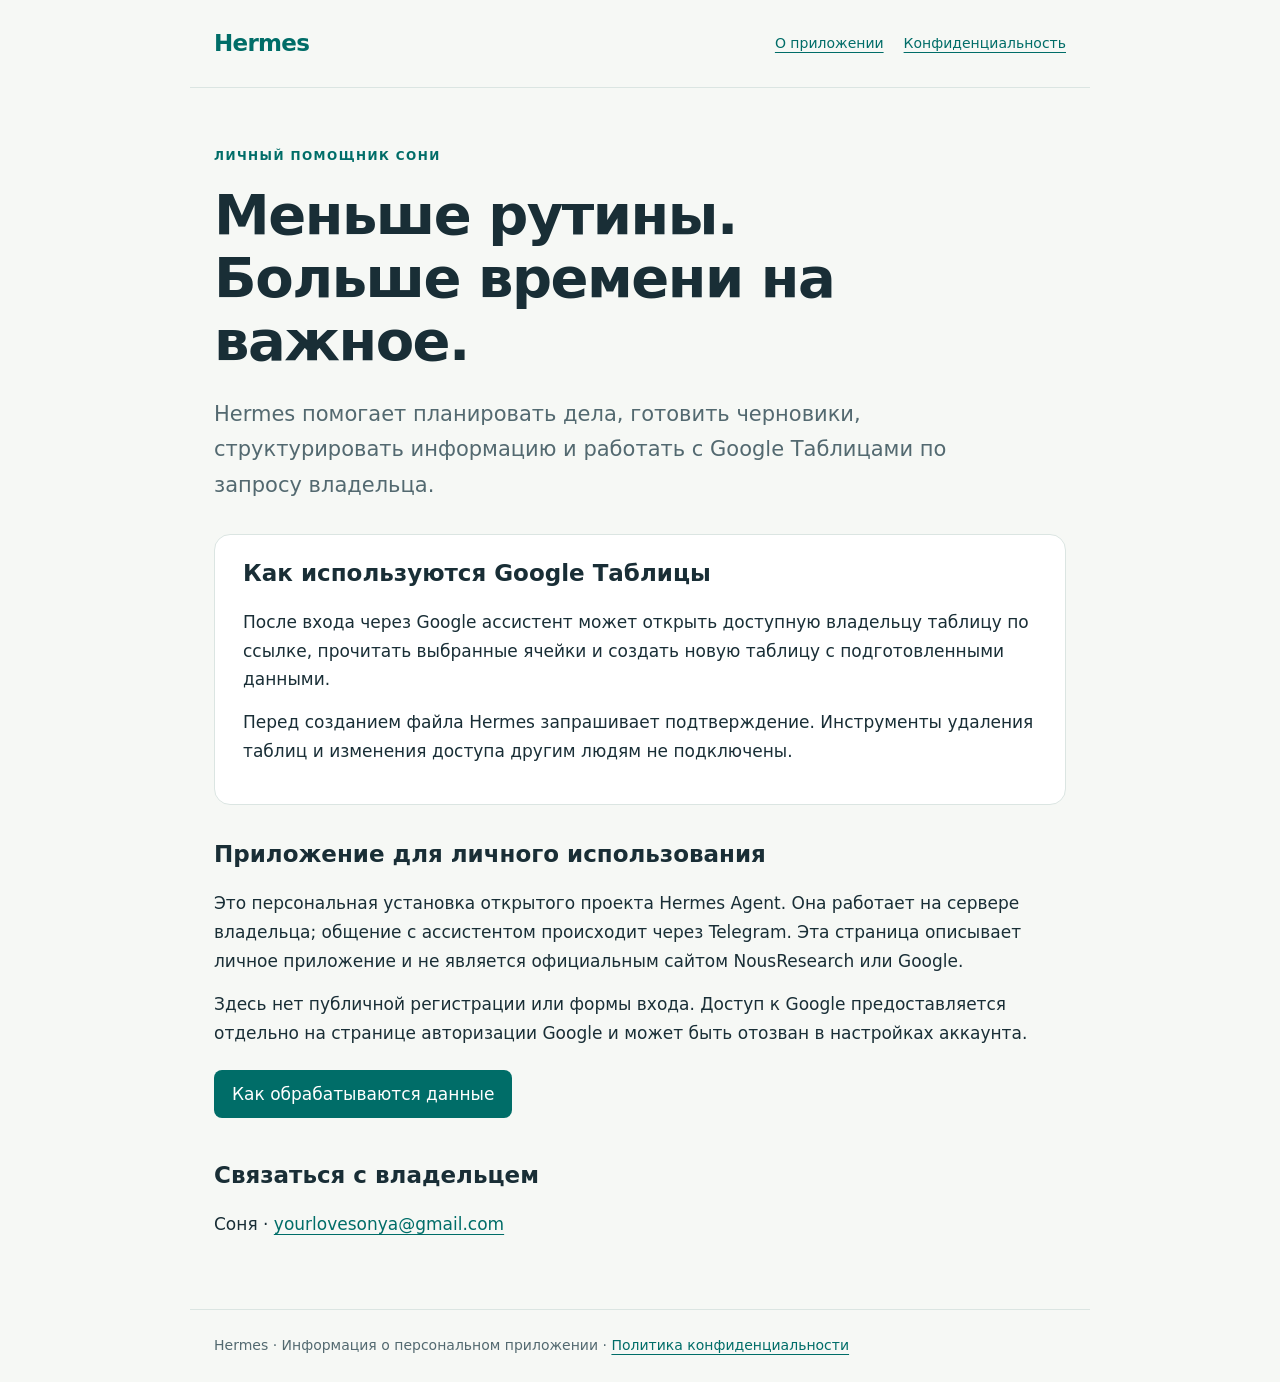
<file: index.html>
<!doctype html><html lang="ru"><head><meta charset="utf-8"><meta name="viewport" content="width=device-width,initial-scale=1"><meta name="description" content="Hermes — личный ассистент Сони. Информация о подключении Google Таблиц и использовании данных."><title>Hermes — личный ассистент</title><link rel="stylesheet" href="style.css"></head><body><header><a class="brand" href="./">Hermes</a><nav aria-label="Навигация"><a href="./" aria-current="page">О приложении</a><a href="privacy.html">Конфиденциальность</a></nav></header><main><p class="eyebrow">Личный помощник Сони</p><h1>Меньше рутины.<br>Больше времени на важное.</h1><p class="intro">Hermes помогает планировать дела, готовить черновики, структурировать информацию и работать с Google Таблицами по запросу владельца.</p><div class="panel"><h2 style="margin-top:0">Как используются Google Таблицы</h2><p>После входа через Google ассистент может открыть доступную владельцу таблицу по ссылке, прочитать выбранные ячейки и создать новую таблицу с подготовленными данными.</p><p>Перед созданием файла Hermes запрашивает подтверждение. Инструменты удаления таблиц и изменения доступа другим людям не подключены.</p></div><h2>Приложение для личного использования</h2><p>Это персональная установка открытого проекта Hermes Agent. Она работает на сервере владельца; общение с ассистентом происходит через Telegram. Эта страница описывает личное приложение и не является официальным сайтом NousResearch или Google.</p><p>Здесь нет публичной регистрации или формы входа. Доступ к Google предоставляется отдельно на странице авторизации Google и может быть отозван в настройках аккаунта.</p><a class="button" href="privacy.html">Как обрабатываются данные</a><h2>Связаться с владельцем</h2><p>Соня · <a href="mailto:yourlovesonya@gmail.com">yourlovesonya@gmail.com</a></p></main><footer>Hermes · Информация о персональном приложении · <a href="privacy.html">Политика конфиденциальности</a></footer></body></html>
</file>
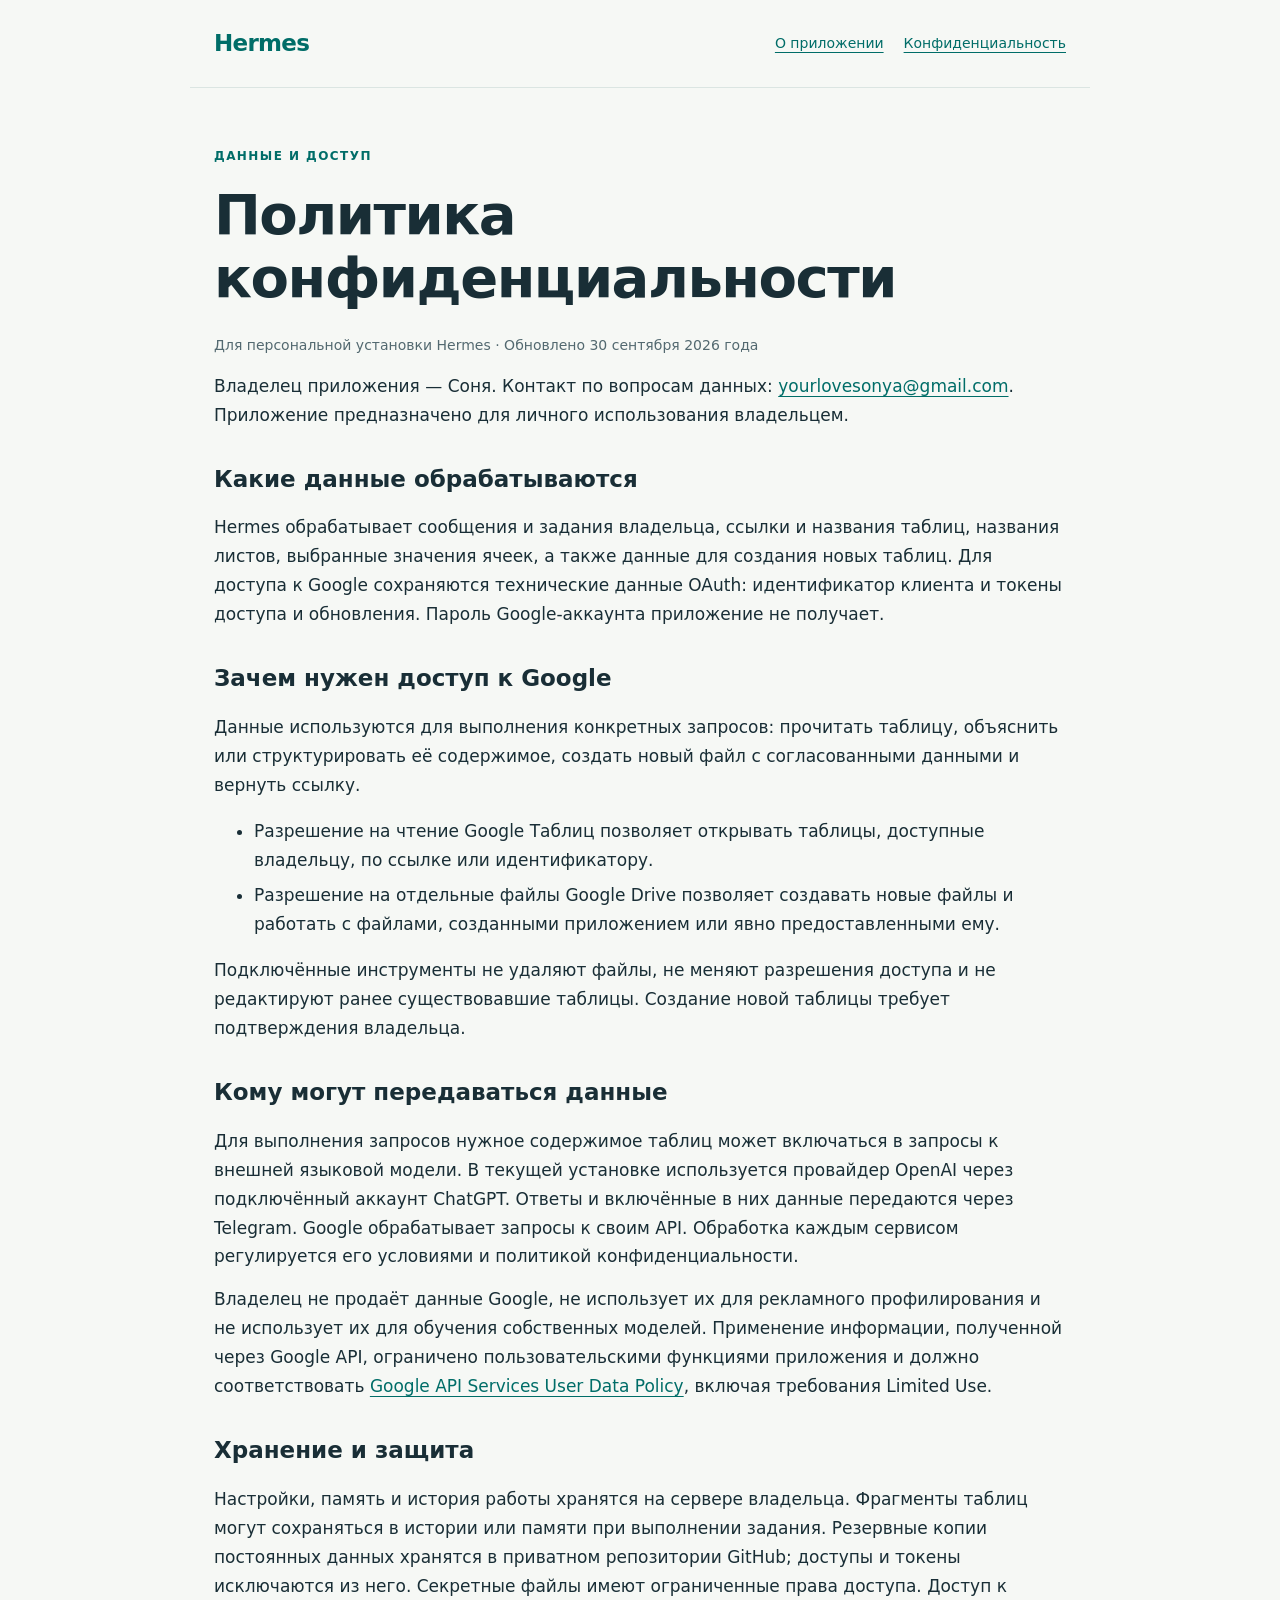
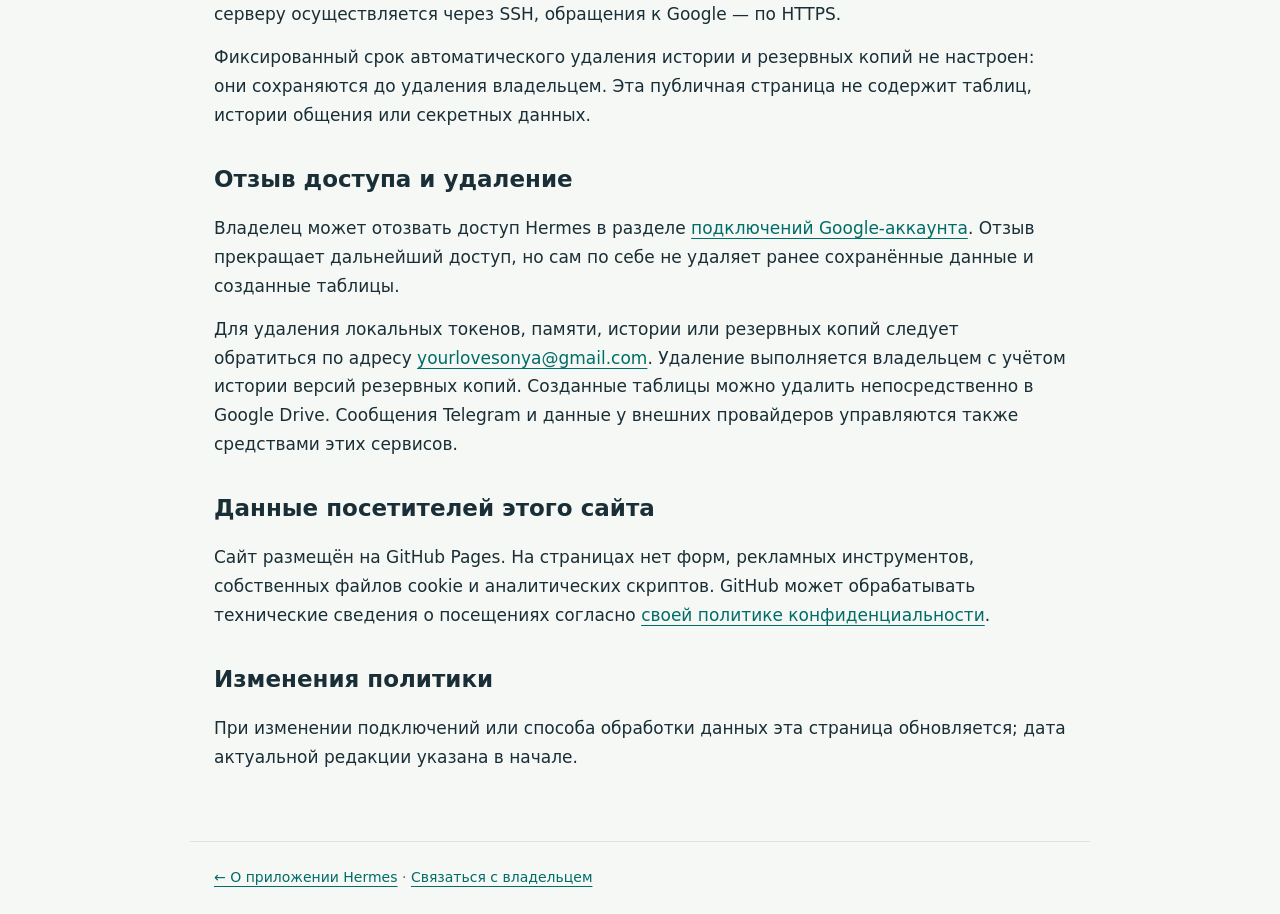
<file: privacy.html>
<!doctype html><html lang="ru"><head><meta charset="utf-8"><meta name="viewport" content="width=device-width,initial-scale=1"><meta name="description" content="Как персональное приложение Hermes использует данные Google Таблиц, хранит доступы и обрабатывает запросы на удаление."><title>Политика конфиденциальности — Hermes</title><link rel="stylesheet" href="style.css"></head><body><header><a class="brand" href="./">Hermes</a><nav aria-label="Навигация"><a href="./">О приложении</a><a href="privacy.html" aria-current="page">Конфиденциальность</a></nav></header><main><p class="eyebrow">Данные и доступ</p><h1>Политика конфиденциальности</h1><p class="small">Для персональной установки Hermes · Обновлено 30 сентября 2026 года</p><p>Владелец приложения — Соня. Контакт по вопросам данных: <a href="mailto:yourlovesonya@gmail.com">yourlovesonya@gmail.com</a>. Приложение предназначено для личного использования владельцем.</p><h2>Какие данные обрабатываются</h2><p>Hermes обрабатывает сообщения и задания владельца, ссылки и названия таблиц, названия листов, выбранные значения ячеек, а также данные для создания новых таблиц. Для доступа к Google сохраняются технические данные OAuth: идентификатор клиента и токены доступа и обновления. Пароль Google-аккаунта приложение не получает.</p><h2>Зачем нужен доступ к Google</h2><p>Данные используются для выполнения конкретных запросов: прочитать таблицу, объяснить или структурировать её содержимое, создать новый файл с согласованными данными и вернуть ссылку.</p><ul><li>Разрешение на чтение Google Таблиц позволяет открывать таблицы, доступные владельцу, по ссылке или идентификатору.</li><li>Разрешение на отдельные файлы Google Drive позволяет создавать новые файлы и работать с файлами, созданными приложением или явно предоставленными ему.</li></ul><p>Подключённые инструменты не удаляют файлы, не меняют разрешения доступа и не редактируют ранее существовавшие таблицы. Создание новой таблицы требует подтверждения владельца.</p><h2>Кому могут передаваться данные</h2><p>Для выполнения запросов нужное содержимое таблиц может включаться в запросы к внешней языковой модели. В текущей установке используется провайдер OpenAI через подключённый аккаунт ChatGPT. Ответы и включённые в них данные передаются через Telegram. Google обрабатывает запросы к своим API. Обработка каждым сервисом регулируется его условиями и политикой конфиденциальности.</p><p>Владелец не продаёт данные Google, не использует их для рекламного профилирования и не использует их для обучения собственных моделей. Применение информации, полученной через Google API, ограничено пользовательскими функциями приложения и должно соответствовать <a href="https://developers.google.com/terms/api-services-user-data-policy">Google API Services User Data Policy</a>, включая требования Limited Use.</p><h2>Хранение и защита</h2><p>Настройки, память и история работы хранятся на сервере владельца. Фрагменты таблиц могут сохраняться в истории или памяти при выполнении задания. Резервные копии постоянных данных хранятся в приватном репозитории GitHub; доступы и токены исключаются из него. Секретные файлы имеют ограниченные права доступа. Доступ к серверу осуществляется через SSH, обращения к Google — по HTTPS.</p><p>Фиксированный срок автоматического удаления истории и резервных копий не настроен: они сохраняются до удаления владельцем. Эта публичная страница не содержит таблиц, истории общения или секретных данных.</p><h2>Отзыв доступа и удаление</h2><p>Владелец может отозвать доступ Hermes в разделе <a href="https://myaccount.google.com/connections">подключений Google-аккаунта</a>. Отзыв прекращает дальнейший доступ, но сам по себе не удаляет ранее сохранённые данные и созданные таблицы.</p><p>Для удаления локальных токенов, памяти, истории или резервных копий следует обратиться по адресу <a href="mailto:yourlovesonya@gmail.com">yourlovesonya@gmail.com</a>. Удаление выполняется владельцем с учётом истории версий резервных копий. Созданные таблицы можно удалить непосредственно в Google Drive. Сообщения Telegram и данные у внешних провайдеров управляются также средствами этих сервисов.</p><h2>Данные посетителей этого сайта</h2><p>Сайт размещён на GitHub Pages. На страницах нет форм, рекламных инструментов, собственных файлов cookie и аналитических скриптов. GitHub может обрабатывать технические сведения о посещениях согласно <a href="https://docs.github.com/en/site-policy/privacy-policies/github-general-privacy-statement">своей политике конфиденциальности</a>.</p><h2>Изменения политики</h2><p>При изменении подключений или способа обработки данных эта страница обновляется; дата актуальной редакции указана в начале.</p></main><footer><a href="./">← О приложении Hermes</a> · <a href="mailto:yourlovesonya@gmail.com">Связаться с владельцем</a></footer></body></html>
</file>
<file: style.css>
:root{color-scheme:light;--ink:#192e36;--muted:#536970;--accent:#006d68;--line:#dbe5e2}*{box-sizing:border-box}body{margin:0;background:#f6f8f5;color:var(--ink);font:17px/1.7 system-ui,-apple-system,BlinkMacSystemFont,"Segoe UI",sans-serif}a{color:var(--accent);text-underline-offset:4px}a:focus-visible{outline:3px solid #e5ac48;outline-offset:5px}header,main,footer{max-width:900px;margin:auto;padding:24px}header{display:flex;justify-content:space-between;gap:20px;border-bottom:1px solid var(--line)}.brand{font-size:23px;font-weight:750;text-decoration:none;letter-spacing:-.7px}nav{display:flex;gap:20px;align-items:center;font-size:14px}.eyebrow{color:var(--accent);text-transform:uppercase;letter-spacing:.12em;font-size:12px;font-weight:700;margin-top:34px}h1{font-size:clamp(34px,6vw,56px);line-height:1.12;letter-spacing:-1.5px;margin:18px 0 24px}h2{font-size:23px;line-height:1.3;margin-top:35px}.intro{font-size:21px;max-width:740px;color:var(--muted)}.panel{background:white;border:1px solid var(--line);border-radius:16px;padding:24px 28px;margin:30px 0}.button{display:inline-block;background:var(--accent);color:white;border-radius:8px;padding:10px 18px;text-decoration:none;margin:8px 0}footer{border-top:1px solid var(--line);color:var(--muted);font-size:14px;margin-top:32px}li{margin:7px 0}p{margin:14px 0}.small{font-size:14px;color:var(--muted)}@media(max-width:560px){header{display:block}nav{margin-top:12px;flex-wrap:wrap}.panel{padding:18px}header,main,footer{padding:20px}}
</file>
